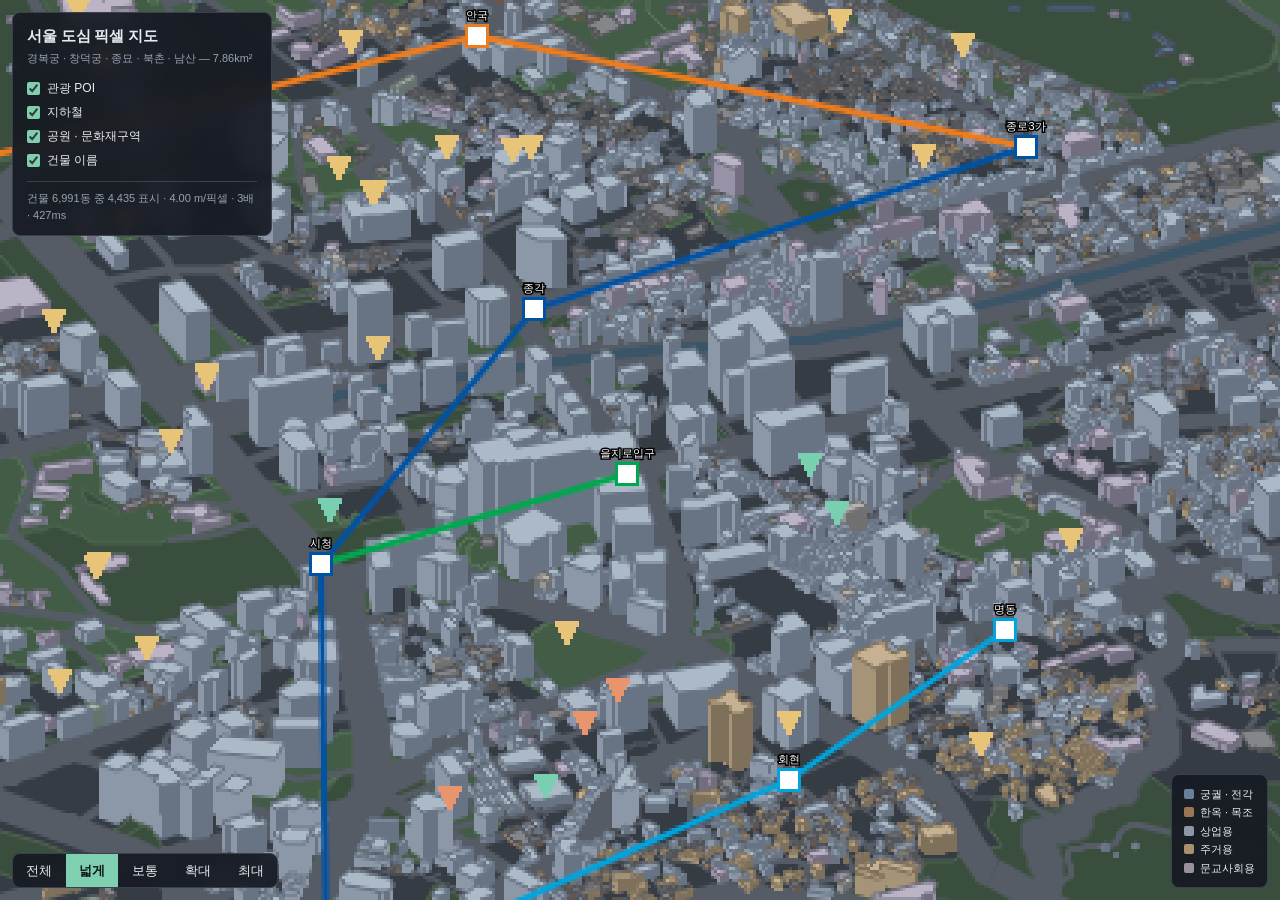
<file: web/index.html>
<!doctype html>
<html lang="ko">
<head>
<meta charset="utf-8">
<meta name="viewport" content="width=device-width, initial-scale=1, user-scalable=no">
<title>pixel_city — 서울 도심 픽셀 지도</title>
<style>
  :root {
    --bg: #1a1e26; --panel: rgba(22,26,34,.92); --line: #39404e;
    --fg: #e8ecf2; --dim: #98a2b3; --accent: #7fd0b0;
  }
  * { box-sizing: border-box; }
  html, body { margin: 0; height: 100%; overflow: hidden;
    background: var(--bg); color: var(--fg);
    font: 13px/1.5 "Pretendard", -apple-system, BlinkMacSystemFont, "Apple SD Gothic Neo", sans-serif; }
  #map { display: block; width: 100vw; height: 100vh; cursor: grab; touch-action: none; }
  #map.drag { cursor: grabbing; }

  .panel { position: fixed; background: var(--panel); border: 1px solid var(--line);
    border-radius: 8px; backdrop-filter: blur(8px); }

  #hud { top: 12px; left: 12px; padding: 12px 14px; max-width: 260px; }
  #hud h1 { margin: 0 0 2px; font-size: 15px; letter-spacing: -.01em; }
  #hud .sub { color: var(--dim); font-size: 11px; margin-bottom: 10px; }
  #hud label { display: flex; align-items: center; gap: 7px; padding: 3px 0;
    font-size: 12px; cursor: pointer; }
  #hud input { accent-color: var(--accent); margin: 0; }
  #stat { color: var(--dim); font-size: 11px; margin-top: 9px;
    border-top: 1px solid var(--line); padding-top: 8px; }

  #zoom { bottom: 12px; left: 12px; display: flex; gap: 1px; overflow: hidden; }
  #zoom button { background: transparent; border: 0; color: var(--fg); font: inherit;
    padding: 7px 13px; cursor: pointer; }
  #zoom button:hover { background: rgba(255,255,255,.07); }
  #zoom button[aria-pressed="true"] { background: var(--accent); color: #10141a; font-weight: 600; }

  #info { top: 12px; right: 12px; padding: 12px 14px; max-width: 270px; display: none; }
  #info.on { display: block; }
  #info h2 { margin: 0 0 6px; font-size: 14px; }
  #info dl { margin: 0; display: grid; grid-template-columns: auto 1fr; gap: 3px 10px; font-size: 12px; }
  #info dt { color: var(--dim); }
  #info dd { margin: 0; word-break: break-all; }
  #info a { color: var(--accent); }
  #info .close { position: absolute; top: 8px; right: 10px; cursor: pointer;
    color: var(--dim); border: 0; background: 0; font-size: 15px; line-height: 1; }

  #legend { bottom: 12px; right: 12px; padding: 10px 12px; font-size: 11px; }
  #legend div { display: flex; align-items: center; gap: 6px; padding: 1px 0; }
  #legend i { width: 10px; height: 10px; border-radius: 2px; display: inline-block; }

  #load { position: fixed; inset: 0; display: grid; place-content: center;
    background: var(--bg); color: var(--dim); z-index: 9; }
</style>
</head>
<body>
<canvas id="map"></canvas>

<div id="hud" class="panel">
  <h1>서울 도심 픽셀 지도</h1>
  <div class="sub">경복궁 · 창덕궁 · 종묘 · 북촌 · 남산 — 7.86km²</div>
  <label><input type="checkbox" id="ly-poi" checked> 관광 POI</label>
  <label><input type="checkbox" id="ly-subway" checked> 지하철</label>
  <label><input type="checkbox" id="ly-green" checked> 공원 · 문화재구역</label>
  <label><input type="checkbox" id="ly-label" checked> 건물 이름</label>
  <div id="stat"></div>
</div>

<div id="zoom" class="panel"></div>

<div id="info" class="panel">
  <button class="close" title="닫기">✕</button>
  <h2></h2>
  <dl></dl>
</div>

<div id="legend" class="panel">
  <div><i style="background:#688098"></i> 궁궐 · 전각</div>
  <div><i style="background:#9a7656"></i> 한옥 · 목조</div>
  <div><i style="background:#8c98a8"></i> 상업용</div>
  <div><i style="background:#a6926e"></i> 주거용</div>
  <div><i style="background:#98929e"></i> 문교사회용</div>
</div>

<div id="load">데이터 불러오는 중…</div>

<script src="app.js"></script>
</body>
</html>
</file>
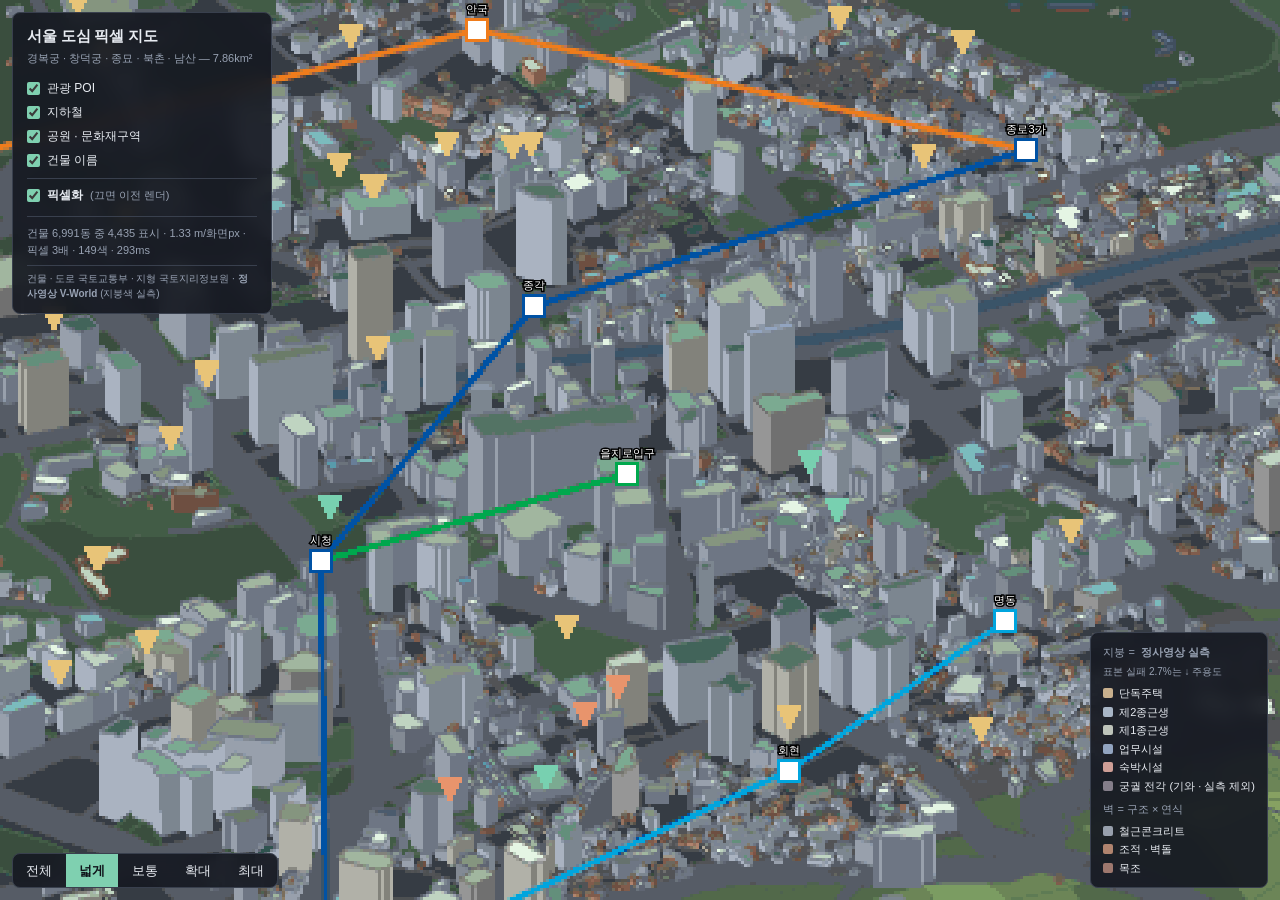
<file: prototype1/web/index.html>
<!doctype html>
<html lang="ko">
<head>
<meta charset="utf-8">
<meta name="viewport" content="width=device-width, initial-scale=1, user-scalable=no">
<title>pixel_city — 서울 도심 픽셀 지도</title>
<style>
  :root {
    --bg: #1a1e26; --panel: rgba(22,26,34,.92); --line: #39404e;
    --fg: #e8ecf2; --dim: #98a2b3; --accent: #7fd0b0;
  }
  * { box-sizing: border-box; }
  html, body { margin: 0; height: 100%; overflow: hidden;
    background: var(--bg); color: var(--fg);
    font: 13px/1.5 "Pretendard", -apple-system, BlinkMacSystemFont, "Apple SD Gothic Neo", sans-serif; }
  #map { display: block; width: 100vw; height: 100vh; cursor: grab; touch-action: none; }
  #map.drag { cursor: grabbing; }

  .panel { position: fixed; background: var(--panel); border: 1px solid var(--line);
    border-radius: 8px; backdrop-filter: blur(8px); }

  #hud { top: 12px; left: 12px; padding: 12px 14px; max-width: 260px; }
  #hud h1 { margin: 0 0 2px; font-size: 15px; letter-spacing: -.01em; }
  #hud .sub { color: var(--dim); font-size: 11px; margin-bottom: 10px; }
  #hud label { display: flex; align-items: center; gap: 7px; padding: 3px 0;
    font-size: 12px; cursor: pointer; }
  #hud input { accent-color: var(--accent); margin: 0; }
  #stat { color: var(--dim); font-size: 11px; margin-top: 9px;
    border-top: 1px solid var(--line); padding-top: 8px; }

  #zoom { bottom: 12px; left: 12px; display: flex; gap: 1px; overflow: hidden; }
  #zoom button { background: transparent; border: 0; color: var(--fg); font: inherit;
    padding: 7px 13px; cursor: pointer; }
  #zoom button:hover { background: rgba(255,255,255,.07); }
  #zoom button[aria-pressed="true"] { background: var(--accent); color: #10141a; font-weight: 600; }

  #info { top: 12px; right: 12px; padding: 12px 14px; max-width: 270px; display: none; }
  #info.on { display: block; }
  #info h2 { margin: 0 0 6px; font-size: 14px; }
  #info dl { margin: 0; display: grid; grid-template-columns: auto 1fr; gap: 3px 10px; font-size: 12px; }
  #info dt { color: var(--dim); }
  #info dd { margin: 0; word-break: break-all; }
  #info a { color: var(--accent); }
  #info .close { position: absolute; top: 8px; right: 10px; cursor: pointer;
    color: var(--dim); border: 0; background: 0; font-size: 15px; line-height: 1; }

  #src { margin-top: 7px; padding-top: 6px; border-top: 1px solid var(--line);
         color: var(--dim); font-size: 10px; line-height: 1.45; }
  #legend { bottom: 12px; right: 12px; padding: 10px 12px; font-size: 11px; }
  #legend div { display: flex; align-items: center; gap: 6px; padding: 1px 0; }
  #legend i { width: 10px; height: 10px; border-radius: 2px; display: inline-block; }

  #load { position: fixed; inset: 0; display: grid; place-content: center;
    background: var(--bg); color: var(--dim); z-index: 9; }
</style>
</head>
<body>
<canvas id="map"></canvas>

<div id="hud" class="panel">
  <h1>서울 도심 픽셀 지도</h1>
  <div class="sub">경복궁 · 창덕궁 · 종묘 · 북촌 · 남산 — 7.86km²</div>
  <label><input type="checkbox" id="ly-poi" checked> 관광 POI</label>
  <label><input type="checkbox" id="ly-subway" checked> 지하철</label>
  <label><input type="checkbox" id="ly-green" checked> 공원 · 문화재구역</label>
  <label><input type="checkbox" id="ly-label" checked> 건물 이름</label>
  <label style="margin-top:6px;padding-top:7px;border-top:1px solid var(--line)">
    <input type="checkbox" id="ly-pixelate" checked> <b>픽셀화</b>
    <span style="color:var(--dim);font-size:11px">(끄면 이전 렌더)</span></label>
  <div id="stat"></div>
  <!-- 출처 표기 — 건물/도로/지형은 물론 지붕색까지 공공 데이터에서 나온다.
       지붕색은 V-World 정사영상에서 실측한 파생물이라 명기가 필요하다. -->
  <div id="src">건물 · 도로 국토교통부 · 지형 국토지리정보원 ·
    <b>정사영상 V-World</b> (지붕색 실측)</div>
</div>

<div id="zoom" class="panel"></div>

<div id="info" class="panel">
  <button class="close" title="닫기">✕</button>
  <h2></h2>
  <dl></dl>
</div>

<div id="legend" class="panel">
  <!-- ⚠️ 지붕색은 이제 정사영상 실측이다. 아래 주용도 색은 표본 실패(2.7%)에만 쓰인다 —
       "지붕 = 주용도"로 두면 범례가 화면과 어긋난다. -->
  <div style="color:var(--dim);margin-bottom:2px">지붕 = <b>정사영상 실측</b></div>
  <div style="color:var(--dim);font-size:10px;margin-bottom:4px">표본 실패 2.7%는 ↓ 주용도</div>
  <div><i style="background:#c8b08e"></i> 단독주택</div>
  <div><i style="background:#a8b6c6"></i> 제2종근생</div>
  <div><i style="background:#bec4ba"></i> 제1종근생</div>
  <div><i style="background:#92a4c0"></i> 업무시설</div>
  <div><i style="background:#ce9e96"></i> 숙박시설</div>
  <div><i style="background:#847e8a"></i> 궁궐 전각 (기와 · 실측 제외)</div>
  <div style="color:var(--dim);margin:5px 0 3px">벽 = 구조 × 연식</div>
  <div><i style="background:#98a0ac"></i> 철근콘크리트</div>
  <div><i style="background:#b0846e"></i> 조적 · 벽돌</div>
  <div><i style="background:#9e786e"></i> 목조</div>
</div>

<div id="load">데이터 불러오는 중…</div>

<script src="app.js"></script>
</body>
</html>
</file>
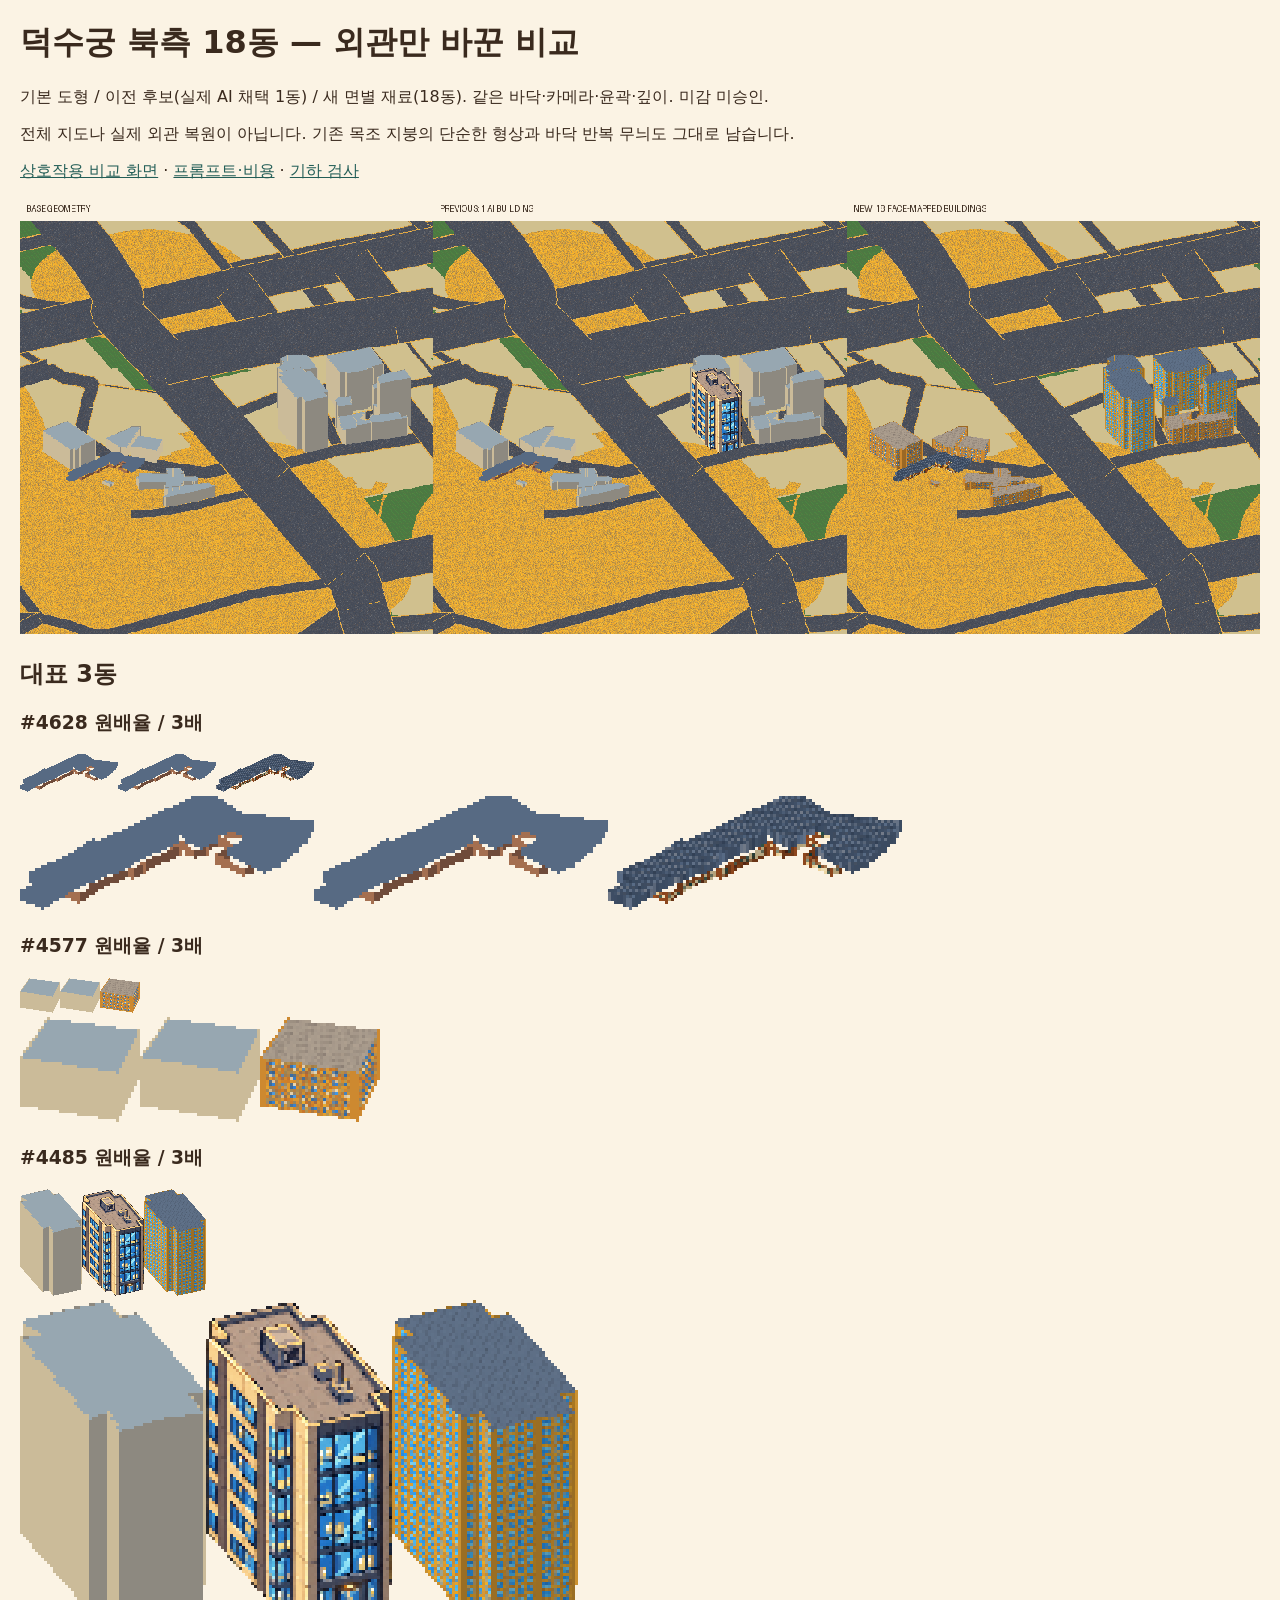
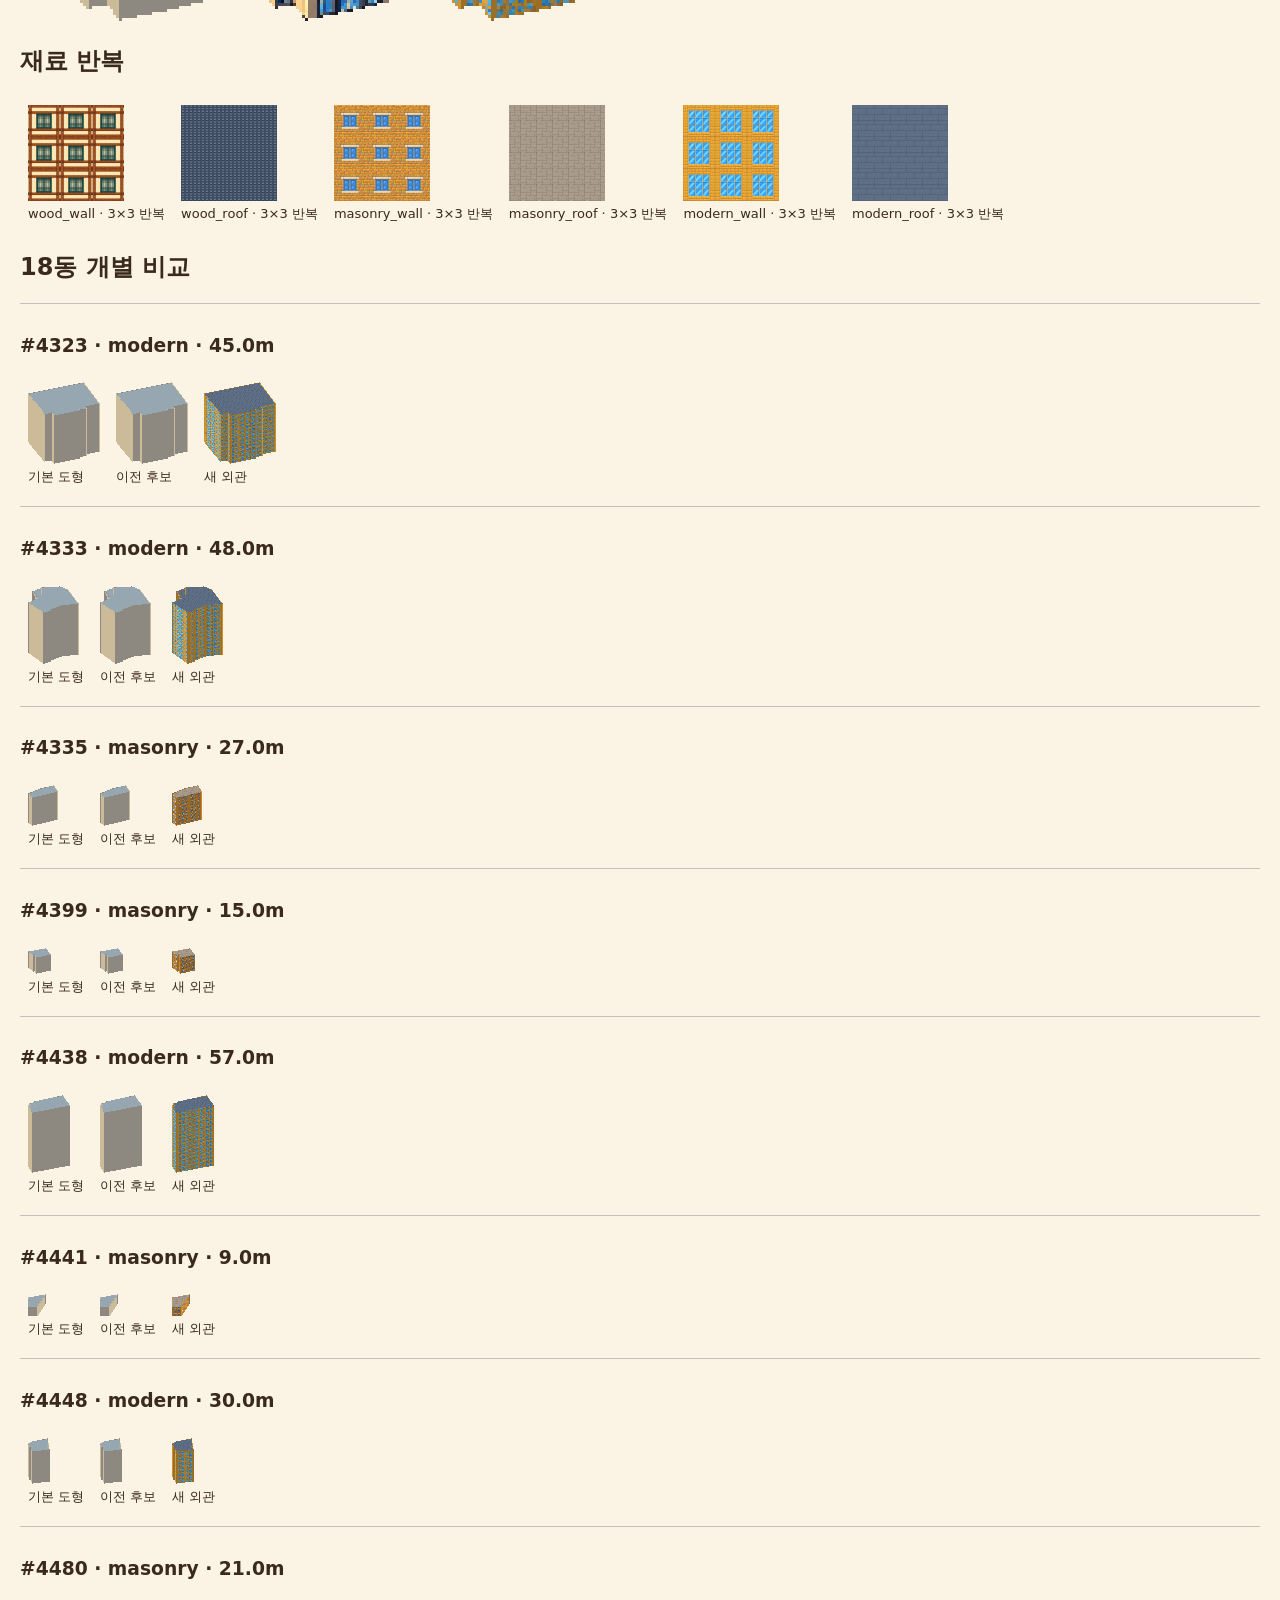
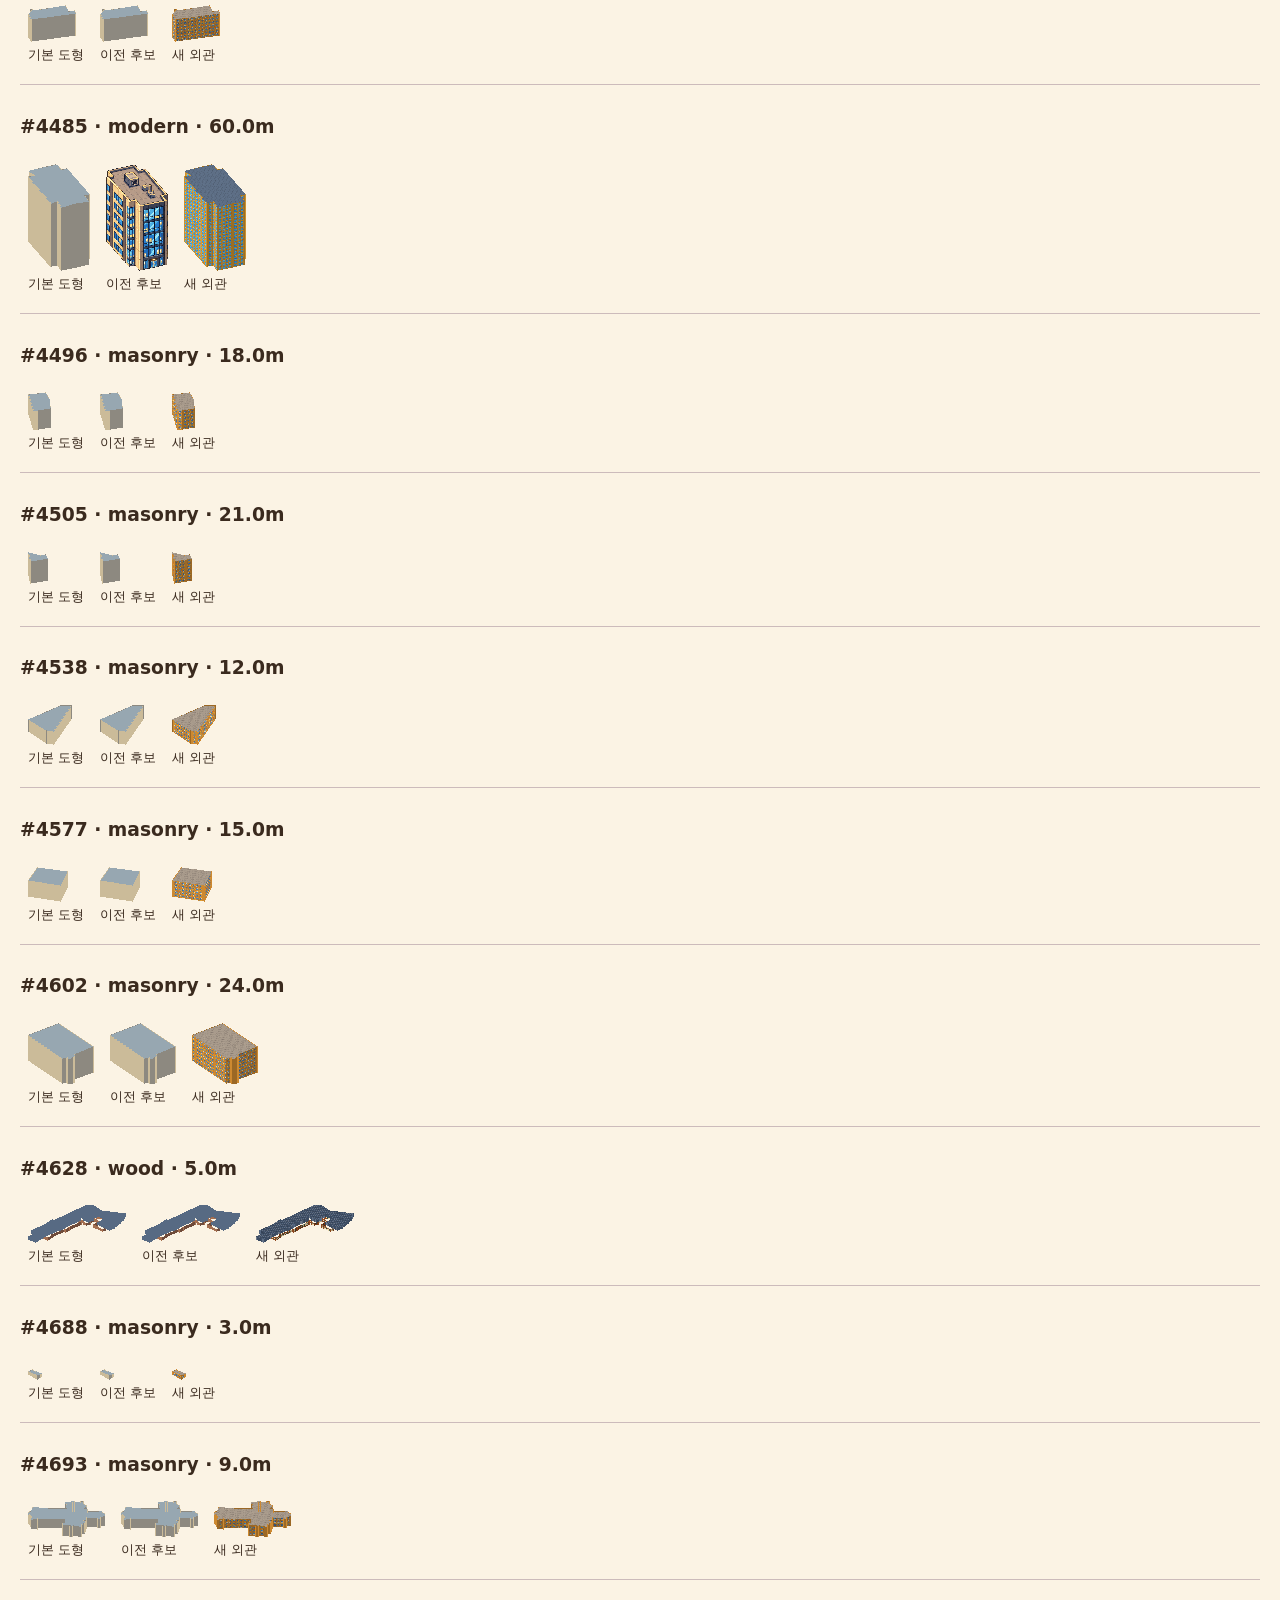
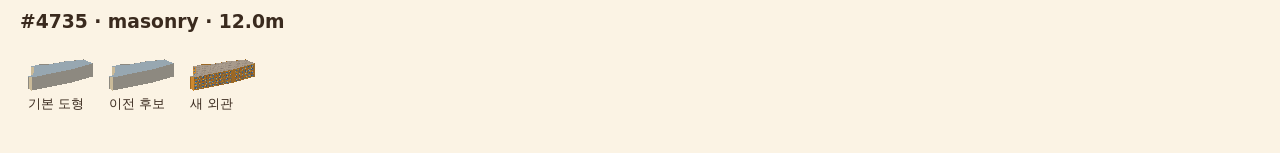
<file: prototype2/assets/object_material_pilot/index.html>
<!doctype html><html lang="ko"><meta charset="utf-8"><meta name="viewport" content="width=device-width,initial-scale=1"><title>18동 외관 비교</title><style>body{font:16px system-ui;background:#fbf3e4;color:#3a2a1e;margin:20px}img{max-width:100%;image-rendering:pixelated}article{border-top:1px solid #cbb;padding:12px 0}figure{display:inline-block;margin:8px;vertical-align:top}figure img{max-width:28vw}figcaption{font-size:13px}a{color:#235e57}</style><h1>덕수궁 북측 18동 — 외관만 바꾼 비교</h1><p>기본 도형 / 이전 후보(실제 AI 채택 1동) / 새 면별 재료(18동). 같은 바닥·카메라·윤곽·깊이. 미감 미승인.</p><p>전체 지도나 실제 외관 복원이 아닙니다. 기존 목조 지붕의 단순한 형상과 바닥 반복 무늬도 그대로 남습니다.</p><p><a href="../../web/pilot/?view=objects-materials">상호작용 비교 화면</a> · <a href="generation.json">프롬프트·비용</a> · <a href="geometry_checks.json">기하 검사</a></p><a href="comparison.png"><img src="comparison.png" alt="세 방식 전체 비교"></a><h2>대표 3동</h2><h3>#4628 원배율 / 3배</h3><img src="representative_4628.png"><br><img src="representative_4628_3x.png"><h3>#4577 원배율 / 3배</h3><img src="representative_4577.png"><br><img src="representative_4577_3x.png"><h3>#4485 원배율 / 3배</h3><img src="representative_4485.png"><br><img src="representative_4485_3x.png"><h2>재료 반복</h2><figure><img src="wood_wall_repeat.png"><figcaption>wood_wall · 3×3 반복</figcaption></figure><figure><img src="wood_roof_repeat.png"><figcaption>wood_roof · 3×3 반복</figcaption></figure><figure><img src="masonry_wall_repeat.png"><figcaption>masonry_wall · 3×3 반복</figcaption></figure><figure><img src="masonry_roof_repeat.png"><figcaption>masonry_roof · 3×3 반복</figcaption></figure><figure><img src="modern_wall_repeat.png"><figcaption>modern_wall · 3×3 반복</figcaption></figure><figure><img src="modern_roof_repeat.png"><figcaption>modern_roof · 3×3 반복</figcaption></figure><h2>18동 개별 비교</h2><article><h3>#4323 · modern · 45.0m</h3><figure><img src="building_4323_base.png"><figcaption>기본 도형</figcaption></figure><figure><img src="building_4323_previous.png"><figcaption>이전 후보</figcaption></figure><figure><img src="building_4323.png"><figcaption>새 외관</figcaption></figure></article><article><h3>#4333 · modern · 48.0m</h3><figure><img src="building_4333_base.png"><figcaption>기본 도형</figcaption></figure><figure><img src="building_4333_previous.png"><figcaption>이전 후보</figcaption></figure><figure><img src="building_4333.png"><figcaption>새 외관</figcaption></figure></article><article><h3>#4335 · masonry · 27.0m</h3><figure><img src="building_4335_base.png"><figcaption>기본 도형</figcaption></figure><figure><img src="building_4335_previous.png"><figcaption>이전 후보</figcaption></figure><figure><img src="building_4335.png"><figcaption>새 외관</figcaption></figure></article><article><h3>#4399 · masonry · 15.0m</h3><figure><img src="building_4399_base.png"><figcaption>기본 도형</figcaption></figure><figure><img src="building_4399_previous.png"><figcaption>이전 후보</figcaption></figure><figure><img src="building_4399.png"><figcaption>새 외관</figcaption></figure></article><article><h3>#4438 · modern · 57.0m</h3><figure><img src="building_4438_base.png"><figcaption>기본 도형</figcaption></figure><figure><img src="building_4438_previous.png"><figcaption>이전 후보</figcaption></figure><figure><img src="building_4438.png"><figcaption>새 외관</figcaption></figure></article><article><h3>#4441 · masonry · 9.0m</h3><figure><img src="building_4441_base.png"><figcaption>기본 도형</figcaption></figure><figure><img src="building_4441_previous.png"><figcaption>이전 후보</figcaption></figure><figure><img src="building_4441.png"><figcaption>새 외관</figcaption></figure></article><article><h3>#4448 · modern · 30.0m</h3><figure><img src="building_4448_base.png"><figcaption>기본 도형</figcaption></figure><figure><img src="building_4448_previous.png"><figcaption>이전 후보</figcaption></figure><figure><img src="building_4448.png"><figcaption>새 외관</figcaption></figure></article><article><h3>#4480 · masonry · 21.0m</h3><figure><img src="building_4480_base.png"><figcaption>기본 도형</figcaption></figure><figure><img src="building_4480_previous.png"><figcaption>이전 후보</figcaption></figure><figure><img src="building_4480.png"><figcaption>새 외관</figcaption></figure></article><article><h3>#4485 · modern · 60.0m</h3><figure><img src="building_4485_base.png"><figcaption>기본 도형</figcaption></figure><figure><img src="building_4485_previous.png"><figcaption>이전 후보</figcaption></figure><figure><img src="building_4485.png"><figcaption>새 외관</figcaption></figure></article><article><h3>#4496 · masonry · 18.0m</h3><figure><img src="building_4496_base.png"><figcaption>기본 도형</figcaption></figure><figure><img src="building_4496_previous.png"><figcaption>이전 후보</figcaption></figure><figure><img src="building_4496.png"><figcaption>새 외관</figcaption></figure></article><article><h3>#4505 · masonry · 21.0m</h3><figure><img src="building_4505_base.png"><figcaption>기본 도형</figcaption></figure><figure><img src="building_4505_previous.png"><figcaption>이전 후보</figcaption></figure><figure><img src="building_4505.png"><figcaption>새 외관</figcaption></figure></article><article><h3>#4538 · masonry · 12.0m</h3><figure><img src="building_4538_base.png"><figcaption>기본 도형</figcaption></figure><figure><img src="building_4538_previous.png"><figcaption>이전 후보</figcaption></figure><figure><img src="building_4538.png"><figcaption>새 외관</figcaption></figure></article><article><h3>#4577 · masonry · 15.0m</h3><figure><img src="building_4577_base.png"><figcaption>기본 도형</figcaption></figure><figure><img src="building_4577_previous.png"><figcaption>이전 후보</figcaption></figure><figure><img src="building_4577.png"><figcaption>새 외관</figcaption></figure></article><article><h3>#4602 · masonry · 24.0m</h3><figure><img src="building_4602_base.png"><figcaption>기본 도형</figcaption></figure><figure><img src="building_4602_previous.png"><figcaption>이전 후보</figcaption></figure><figure><img src="building_4602.png"><figcaption>새 외관</figcaption></figure></article><article><h3>#4628 · wood · 5.0m</h3><figure><img src="building_4628_base.png"><figcaption>기본 도형</figcaption></figure><figure><img src="building_4628_previous.png"><figcaption>이전 후보</figcaption></figure><figure><img src="building_4628.png"><figcaption>새 외관</figcaption></figure></article><article><h3>#4688 · masonry · 3.0m</h3><figure><img src="building_4688_base.png"><figcaption>기본 도형</figcaption></figure><figure><img src="building_4688_previous.png"><figcaption>이전 후보</figcaption></figure><figure><img src="building_4688.png"><figcaption>새 외관</figcaption></figure></article><article><h3>#4693 · masonry · 9.0m</h3><figure><img src="building_4693_base.png"><figcaption>기본 도형</figcaption></figure><figure><img src="building_4693_previous.png"><figcaption>이전 후보</figcaption></figure><figure><img src="building_4693.png"><figcaption>새 외관</figcaption></figure></article><article><h3>#4735 · masonry · 12.0m</h3><figure><img src="building_4735_base.png"><figcaption>기본 도형</figcaption></figure><figure><img src="building_4735_previous.png"><figcaption>이전 후보</figcaption></figure><figure><img src="building_4735.png"><figcaption>새 외관</figcaption></figure></article>
</file>
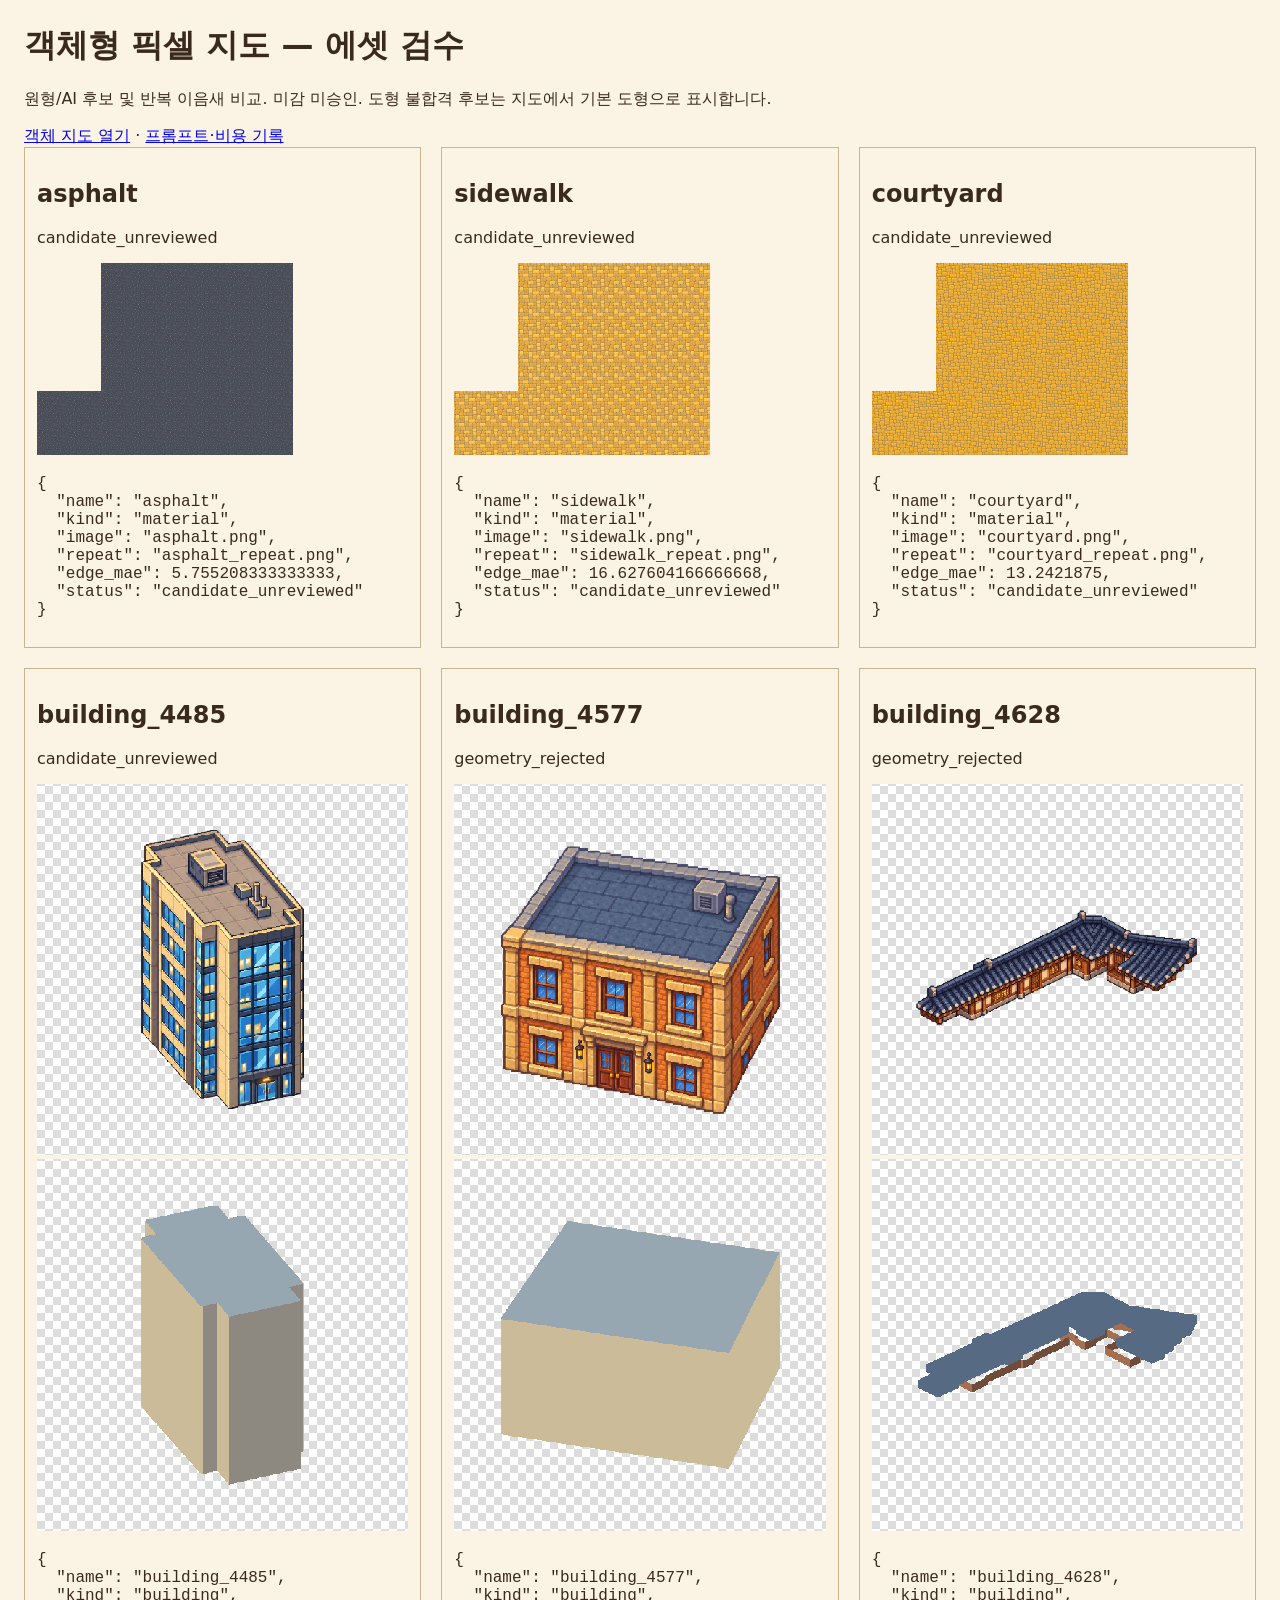
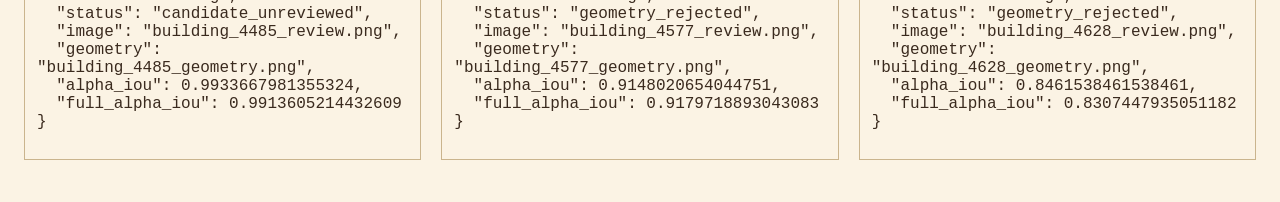
<file: prototype2/assets/object_pilot/index.html>
<!doctype html><html lang="ko"><meta charset="utf-8"><meta name="viewport" content="width=device-width"><title>객체 에셋 검수</title><style>body{background:#fbf3e4;color:#3a2a1e;font:16px system-ui;margin:24px}main{display:grid;grid-template-columns:repeat(auto-fit,minmax(320px,1fr));gap:20px}article{border:1px solid #cab48d;padding:12px;overflow:hidden}img{max-width:100%;image-rendering:pixelated;background:repeating-conic-gradient(#ddd 0 25%,#fff 0 50%) 0/16px 16px}pre{white-space:pre-wrap}</style><h1>객체형 픽셀 지도 — 에셋 검수</h1><p>원형/AI 후보 및 반복 이음새 비교. 미감 미승인. 도형 불합격 후보는 지도에서 기본 도형으로 표시합니다.</p><a href="../../web/pilot/?view=objects">객체 지도 열기</a> · <a href="generation.json">프롬프트·비용 기록</a><main><article><h2>asphalt</h2><p>candidate_unreviewed</p><img src="asphalt.png"><img src="asphalt_repeat.png"><pre>{
  &quot;name&quot;: &quot;asphalt&quot;,
  &quot;kind&quot;: &quot;material&quot;,
  &quot;image&quot;: &quot;asphalt.png&quot;,
  &quot;repeat&quot;: &quot;asphalt_repeat.png&quot;,
  &quot;edge_mae&quot;: 5.755208333333333,
  &quot;status&quot;: &quot;candidate_unreviewed&quot;
}</pre></article><article><h2>sidewalk</h2><p>candidate_unreviewed</p><img src="sidewalk.png"><img src="sidewalk_repeat.png"><pre>{
  &quot;name&quot;: &quot;sidewalk&quot;,
  &quot;kind&quot;: &quot;material&quot;,
  &quot;image&quot;: &quot;sidewalk.png&quot;,
  &quot;repeat&quot;: &quot;sidewalk_repeat.png&quot;,
  &quot;edge_mae&quot;: 16.627604166666668,
  &quot;status&quot;: &quot;candidate_unreviewed&quot;
}</pre></article><article><h2>courtyard</h2><p>candidate_unreviewed</p><img src="courtyard.png"><img src="courtyard_repeat.png"><pre>{
  &quot;name&quot;: &quot;courtyard&quot;,
  &quot;kind&quot;: &quot;material&quot;,
  &quot;image&quot;: &quot;courtyard.png&quot;,
  &quot;repeat&quot;: &quot;courtyard_repeat.png&quot;,
  &quot;edge_mae&quot;: 13.2421875,
  &quot;status&quot;: &quot;candidate_unreviewed&quot;
}</pre></article><article><h2>building_4485</h2><p>candidate_unreviewed</p><img src="building_4485_review.png"><img src="building_4485_geometry.png"><pre>{
  &quot;name&quot;: &quot;building_4485&quot;,
  &quot;kind&quot;: &quot;building&quot;,
  &quot;status&quot;: &quot;candidate_unreviewed&quot;,
  &quot;image&quot;: &quot;building_4485_review.png&quot;,
  &quot;geometry&quot;: &quot;building_4485_geometry.png&quot;,
  &quot;alpha_iou&quot;: 0.9933667981355324,
  &quot;full_alpha_iou&quot;: 0.9913605214432609
}</pre></article><article><h2>building_4577</h2><p>geometry_rejected</p><img src="building_4577_review.png"><img src="building_4577_geometry.png"><pre>{
  &quot;name&quot;: &quot;building_4577&quot;,
  &quot;kind&quot;: &quot;building&quot;,
  &quot;status&quot;: &quot;geometry_rejected&quot;,
  &quot;image&quot;: &quot;building_4577_review.png&quot;,
  &quot;geometry&quot;: &quot;building_4577_geometry.png&quot;,
  &quot;alpha_iou&quot;: 0.9148020654044751,
  &quot;full_alpha_iou&quot;: 0.9179718893043083
}</pre></article><article><h2>building_4628</h2><p>geometry_rejected</p><img src="building_4628_review.png"><img src="building_4628_geometry.png"><pre>{
  &quot;name&quot;: &quot;building_4628&quot;,
  &quot;kind&quot;: &quot;building&quot;,
  &quot;status&quot;: &quot;geometry_rejected&quot;,
  &quot;image&quot;: &quot;building_4628_review.png&quot;,
  &quot;geometry&quot;: &quot;building_4628_geometry.png&quot;,
  &quot;alpha_iou&quot;: 0.8461538461538461,
  &quot;full_alpha_iou&quot;: 0.8307447935051182
}</pre></article></main></html>
</file>
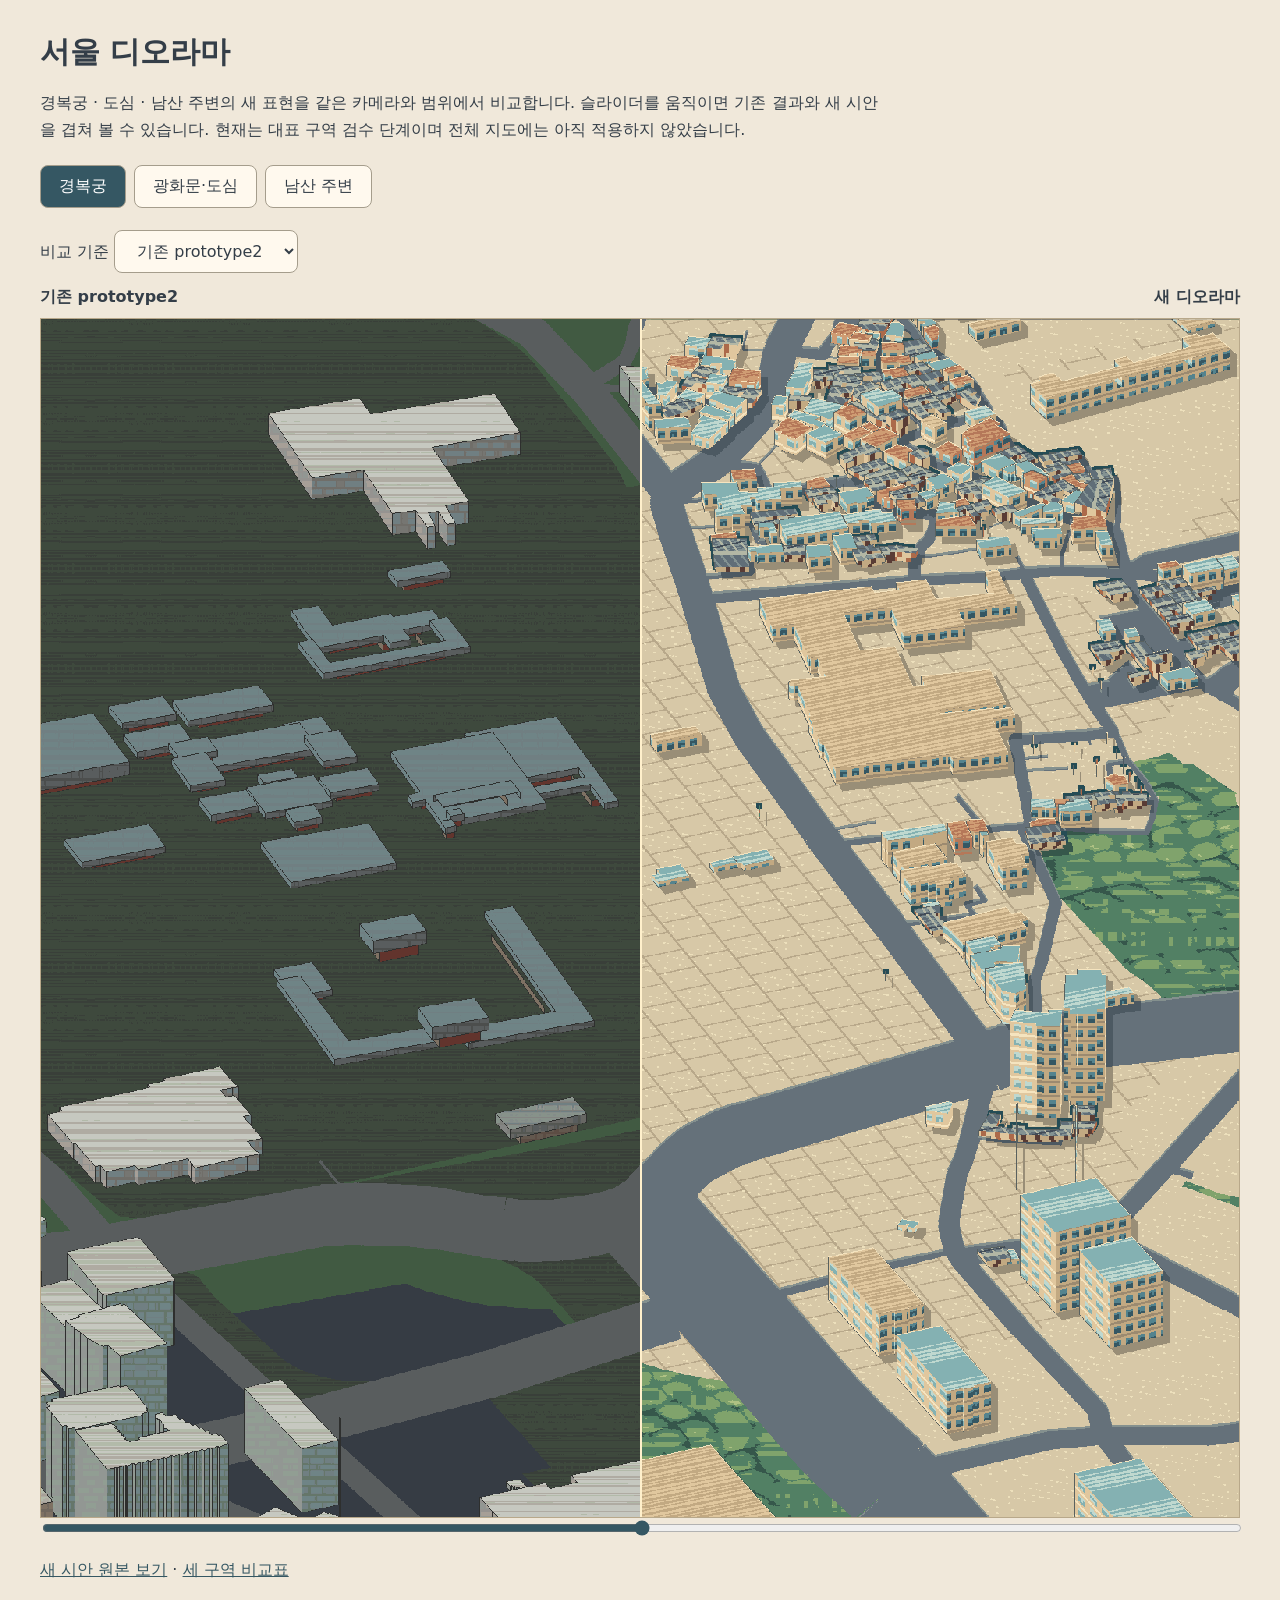
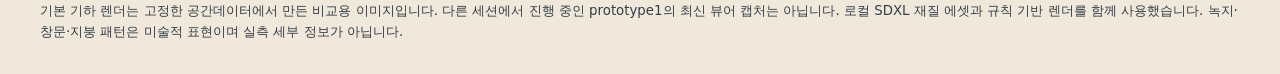
<file: prototype2/eval/diorama/index.html>
<!doctype html>
<html lang="ko"><head><meta charset="utf-8"><meta name="viewport" content="width=device-width,initial-scale=1">
<title>서울 디오라마 · 대표 구역 비교</title>
<style>
*{box-sizing:border-box}body{margin:0;background:#f0e8da;color:#343e48;font:16px system-ui,sans-serif}main{max-width:1240px;margin:auto;padding:32px 20px}h1{font-size:30px;margin:0 0 12px}p{line-height:1.7;max-width:850px}nav{display:flex;gap:8px;flex-wrap:wrap;margin:22px 0}button,select{font:inherit;padding:10px 18px;border:1px solid #a59d8c;border-radius:8px;background:#fff9ee;color:inherit;cursor:pointer}button[aria-pressed=true]{background:#355763;color:#fff}label{display:block;margin:14px 0}#stage{position:relative;width:100%;aspect-ratio:1;background:#d7c8a7;border:1px solid #b8a88a;overflow:hidden}#stage img{position:absolute;inset:0;width:100%;height:100%;image-rendering:pixelated}#after{clip-path:inset(0 0 0 50%)}#line{position:absolute;left:50%;height:100%;border-left:2px solid #fff0cc;pointer-events:none}#slider{width:100%;accent-color:#355763}.tags{display:flex;justify-content:space-between;font-weight:600;margin:10px 0}a{color:#355763}small{display:block;line-height:1.6;margin-top:12px}#error{color:#a2372a}
</style></head><body><main>
<h1>서울 디오라마</h1>
<p>경복궁 · 도심 · 남산 주변의 새 표현을 같은 카메라와 범위에서 비교합니다. 슬라이더를 움직이면 기존 결과와 새 시안을 겹쳐 볼 수 있습니다. 현재는 대표 구역 검수 단계이며 전체 지도에는 아직 적용하지 않았습니다.</p>
<nav aria-label="대표 구역"><button data-scene="palace" aria-pressed="true">경복궁</button><button data-scene="downtown" aria-pressed="false">광화문·도심</button><button data-scene="namsan" aria-pressed="false">남산 주변</button></nav>
<label>비교 기준 <select id="baseline"><option value="locked">기존 prototype2</option><option value="base">기본 기하 렌더</option></select></label>
<div class="tags"><span id="beforeLabel">기존 prototype2</span><span>새 디오라마</span></div>
<div id="stage"><img id="before" alt="동일 구역의 기존 렌더"><img id="after" alt="동일 구역의 서울 디오라마 시안"><div id="line"></div></div>
<input id="slider" type="range" min="0" max="100" value="50" aria-label="기존과 디오라마 비교 경계">
<p id="error" role="alert"></p>
<p><a id="full" href="palace_diorama.png" target="_blank">새 시안 원본 보기</a> · <a href="comparison.png" target="_blank">세 구역 비교표</a></p>
<small>기본 기하 렌더는 고정한 공간데이터에서 만든 비교용 이미지입니다. 다른 세션에서 진행 중인 prototype1의 최신 뷰어 캡처는 아닙니다. 로컬 SDXL 재질 에셋과 규칙 기반 렌더를 함께 사용했습니다. 녹지·창문·지붕 패턴은 미술적 표현이며 실측 세부 정보가 아닙니다.</small>
</main><script>
'use strict';let scene='palace';const before=document.querySelector('#before'),after=document.querySelector('#after'),slider=document.querySelector('#slider'),baseline=document.querySelector('#baseline');function update(){before.src=`${scene}_${baseline.value}.png`;after.src=`${scene}_diorama.png`;document.querySelector('#full').href=after.src;document.querySelector('#beforeLabel').textContent=baseline.selectedOptions[0].textContent;document.querySelector('#error').textContent=''}for(const b of document.querySelectorAll('[data-scene]'))b.onclick=()=>{scene=b.dataset.scene;for(const other of document.querySelectorAll('[data-scene]'))other.setAttribute('aria-pressed',String(other===b));update()};baseline.onchange=update;slider.oninput=()=>{after.style.clipPath=`inset(0 0 0 ${slider.value}%)`;document.querySelector('#line').style.left=slider.value+'%'};before.onerror=after.onerror=()=>{document.querySelector('#error').textContent='시안 이미지가 없습니다. pilot 생성 결과를 확인해주세요.'};update();
</script></body></html>
</file>
